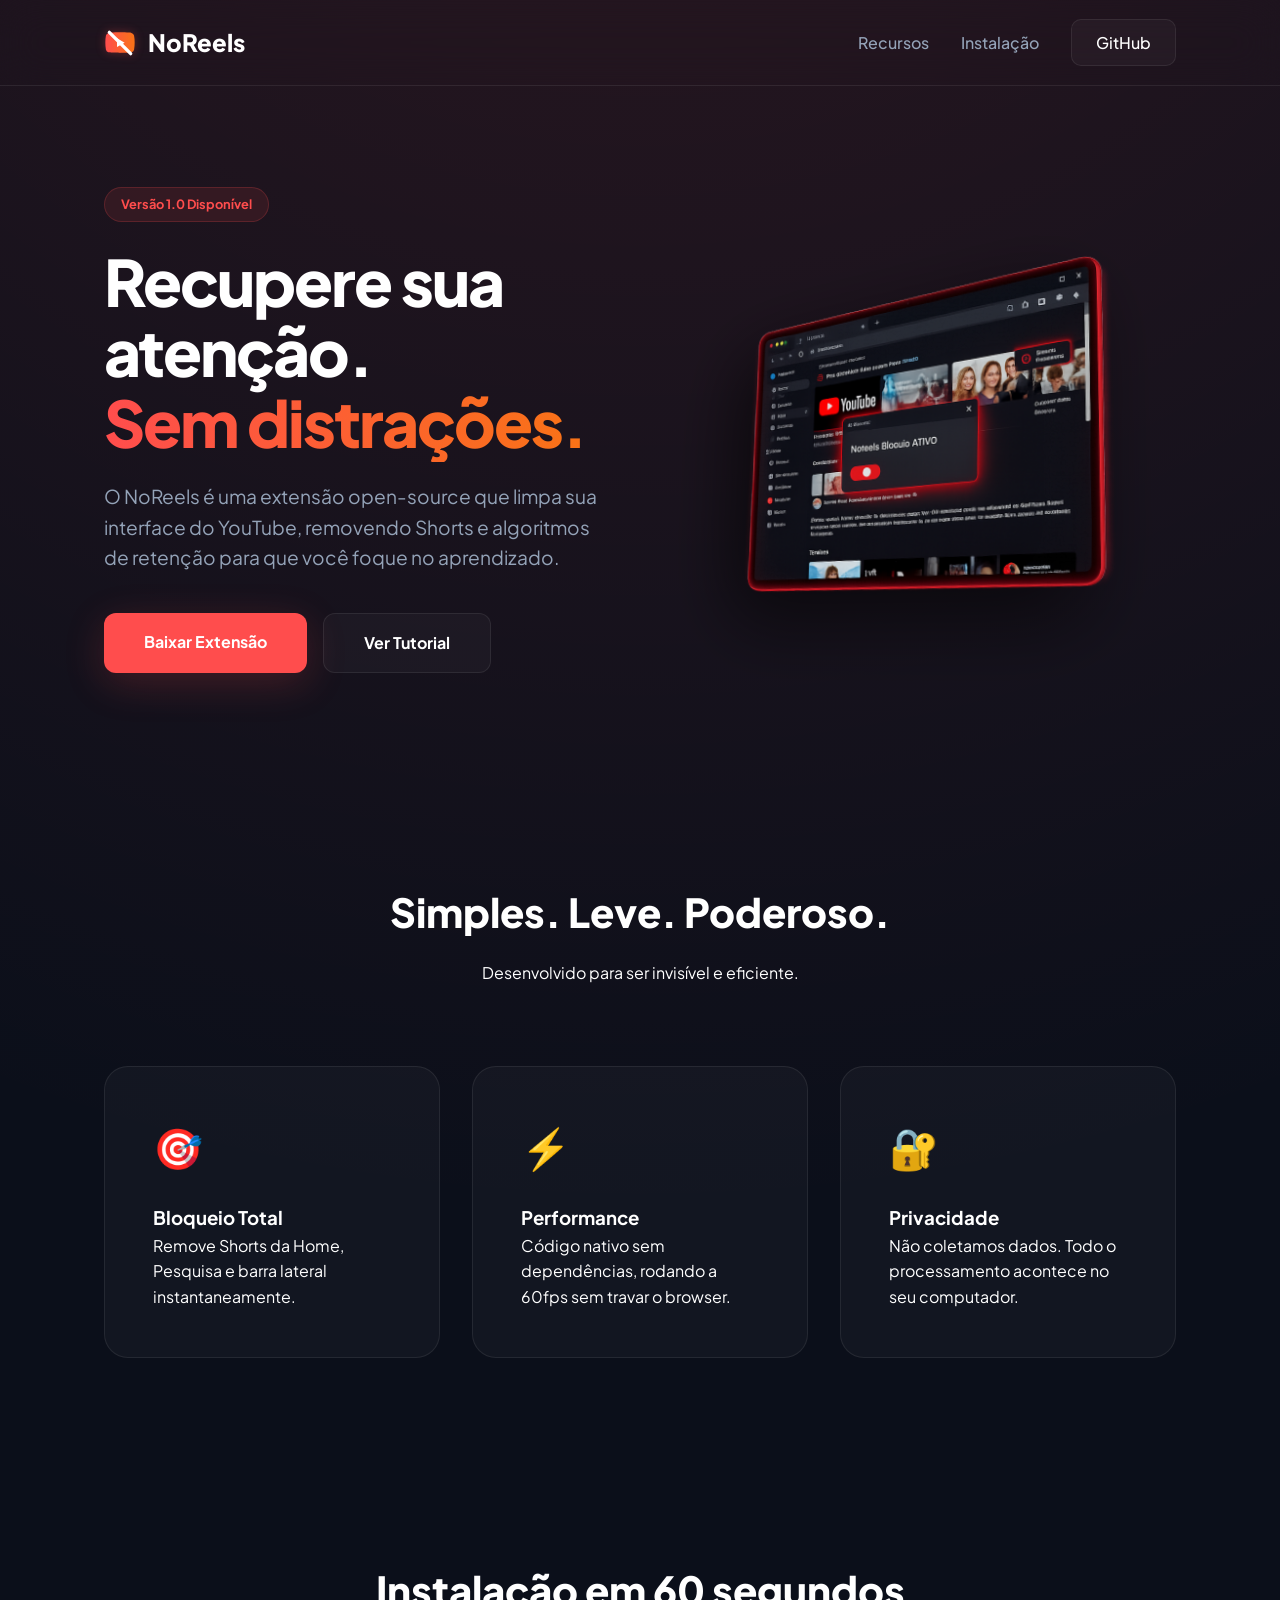
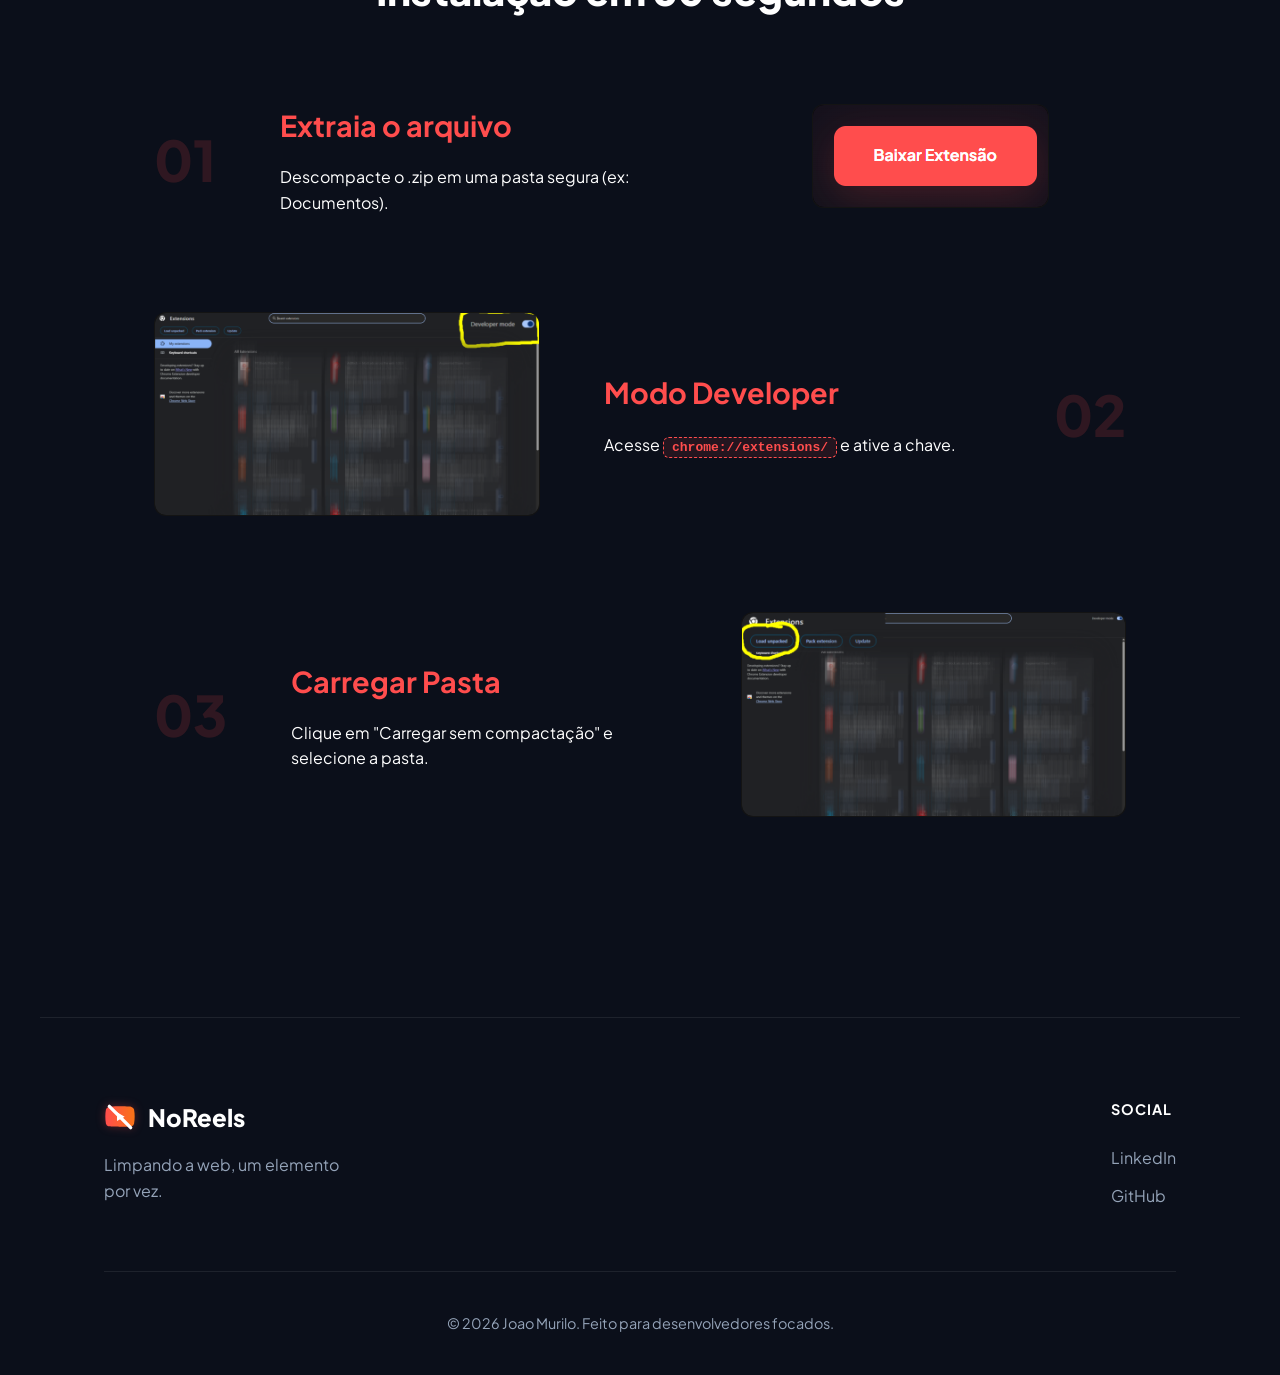
<file: LandingPage/index.html>
<!DOCTYPE html>
<html lang="pt-br">

<head>
    <meta charset="UTF-8">
    <meta name="viewport" content="width=device-width, initial-scale=1.0">
    <title>NoReels | Foco Radical no YouTube</title>
    <link rel="stylesheet" href="style.css">
    <link rel="preconnect" href="https://fonts.googleapis.com">
    <link rel="preconnect" href="https://fonts.gstatic.com" crossorigin>
    <link href="https://fonts.googleapis.com/css2?family=Plus+Jakarta+Sans:wght@400;500;700;800&display=swap"
        rel="stylesheet">
</head>

<body>
    <nav>
        <div class="nav-container">
            <div class="logo">
                <svg class="logo-icon" viewBox="0 0 24 24" fill="none" xmlns="http://www.w3.org/2000/svg">
                    <path
                        d="M22.54 6.42a2.78 2.78 0 0 0-1.94-2C18.88 4 12 4 12 4s-6.88 0-8.6.46a2.78 2.78 0 0 0-1.94 2A29 29 0 0 0 1 11.75a29 29 0 0 0 .46 5.33A2.78 2.78 0 0 0 3.4 19c1.72.46 8.6.46 8.6.46s6.88 0 8.6-.46a2.78 2.78 0 0 0 1.94-2 29 29 0 0 0 .46-5.33 29 29 0 0 0-.46-5.33z"
                        fill="url(#logo-grad)" />
                    <path d="M9.75 15.02l5.75-3.27-5.75-3.27v6.54z" fill="white" />
                    <path d="M4 4l16 16" stroke="white" stroke-width="2.5" stroke-linecap="round" />
                </svg>
                <span>NoReels</span>

                <svg width="0" height="0" style="position:absolute">
                    <defs>
                        <linearGradient id="logo-grad" x1="0%" y1="0%" x2="100%" y2="0%">
                            <stop offset="0%" style="stop-color:#ff4d4d" />
                            <stop offset="100%" style="stop-color:#f97316" />
                        </linearGradient>
                    </defs>
                </svg>
            </div>
            <div class="nav-links">
                <a href="#features">Recursos</a>
                <a href="#tutorial">Instalação</a>
                <a href="https://github.com/JoaoMuriloPO" class="nav-btn" target="_blank">GitHub</a>
            </div>
        </div>
    </nav>

    <main>
        <section id="baixar" class="hero">
            <div class="hero-content">
                <span class="badge">Versão 1.0 Disponível</span>
                <h1>Recupere sua atenção. <br><span class="gradient-text">Sem distrações.</span></h1>
                <p>O NoReels é uma extensão open-source que limpa sua interface do YouTube, removendo Shorts e
                    algoritmos de retenção para que você foque no aprendizado.</p>
                <div class="hero-btns">
                    <a href="download/noReelsExtension.7z" class="btn-primary" download >Baixar Extensão</a>
                    <a href="#tutorial" class="btn-secondary">Ver Tutorial</a>
                </div>
            </div>
            <div class="hero-visual">
                <img src="img/tablet.png" alt="Preview NoReels" class="floating-tablet">
            </div>
        </section>

        <section id="features" class="features">
            <div class="section-header">
                <h2>Simples. Leve. Poderoso.</h2>
                <p>Desenvolvido para ser invisível e eficiente.</p>
            </div>
            <div class="features-grid">
                <div class="f-card">
                    <div class="icon">🎯</div>
                    <h3>Bloqueio Total</h3>
                    <p>Remove Shorts da Home, Pesquisa e barra lateral instantaneamente.</p>
                </div>
                <div class="f-card">
                    <div class="icon">⚡</div>
                    <h3>Performance</h3>
                    <p>Código nativo sem dependências, rodando a 60fps sem travar o browser.</p>
                </div>
                <div class="f-card">
                    <div class="icon">🔐</div>
                    <h3>Privacidade</h3>
                    <p>Não coletamos dados. Todo o processamento acontece no seu computador.</p>
                </div>
            </div>
        </section>

        <section id="tutorial" class="tutorial">
    <div class="section-header">
        <h2>Instalação em 60 segundos</h2>
    </div>
    <div class="steps-container">
        <div class="step-item">
            <div class="step-num">01</div>
            <div class="step-text">
                <h3>Extraia o arquivo</h3>
                <p>Descompacte o .zip em uma pasta segura (ex: Documentos).</p>
            </div>
            <div class="step-visual">
                <a href="#baixar">
                    <img src="img/Extrair.png" alt="Extrair" class="step-img">
                </a>
                
            </div>
        </div>

        <div class="step-item">
            <div class="step-num">02</div>
            <div class="step-text">
                <h3>Modo Developer</h3>
                <p>Acesse <span class="copy-link" id="copy-link">chrome://extensions/</span> e ative a chave.</p>
            </div>
            <div class="step-visual">
                <img src="img/DevMode.png" alt="Modo Dev" class="step-img">
            </div>
        </div>

        <div class="step-item">
            <div class="step-num">03</div>
            <div class="step-text">
                <h3>Carregar Pasta</h3>
                <p>Clique em "Carregar sem compactação" e selecione a pasta.</p>
            </div>
            <div class="step-visual">
                <img src="img/Load.png" alt="Load" class="step-img">
            </div>
        </div>
    </div>
</section>
    </main>

    <footer>
        <div class="footer-content">
            <div class="footer-brand">
                <div class="logo">
                    <svg class="logo-icon" viewBox="0 0 24 24" fill="none" xmlns="http://www.w3.org/2000/svg">
                        <path
                            d="M22.54 6.42a2.78 2.78 0 0 0-1.94-2C18.88 4 12 4 12 4s-6.88 0-8.6.46a2.78 2.78 0 0 0-1.94 2A29 29 0 0 0 1 11.75a29 29 0 0 0 .46 5.33A2.78 2.78 0 0 0 3.4 19c1.72.46 8.6.46 8.6.46s6.88 0 8.6-.46a2.78 2.78 0 0 0 1.94-2 29 29 0 0 0 .46-5.33 29 29 0 0 0-.46-5.33z"
                            fill="url(#logo-grad)" />
                        <path d="M9.75 15.02l5.75-3.27-5.75-3.27v6.54z" fill="white" />
                        <path d="M4 4l16 16" stroke="white" stroke-width="2.5" stroke-linecap="round" />
                    </svg>
                    <span>NoReels</span>

                    <svg width="0" height="0" style="position:absolute">
                        <defs>
                            <linearGradient id="logo-grad" x1="0%" y1="0%" x2="100%" y2="0%">
                                <stop offset="0%" style="stop-color:#ff4d4d" />
                                <stop offset="100%" style="stop-color:#f97316" />
                            </linearGradient>
                        </defs>
                    </svg>
                </div>
                <p>Limpando a web, um elemento por vez.</p>
            </div>
            <div class="footer-links">
                <div class="link-group">
                    <h4>Social</h4>
                    <a href="https://www.linkedin.com/in/joaomurilopoo/" target="_blank">LinkedIn</a>
                    <a href="https://github.com/JoaoMuriloPO" target="_blank">GitHub</a>
                </div>
            </div>
        </div>
        <div class="footer-bottom">
            <p>&copy; 2026 Joao Murilo. Feito para desenvolvedores focados.</p>
        </div>
    </footer>

    <script>
        document.getElementById('copy-link').addEventListener('click', function () {
            const textToCopy = "chrome://extensions/";
            navigator.clipboard.writeText(textToCopy).then(() => {
                let toast = document.getElementById('copy-toast');
                if (!toast) {
                    toast = document.createElement('div');
                    toast.id = 'copy-toast';
                    toast.innerHTML = '<span>✅</span> Link copiado para colar!';
                    document.body.appendChild(toast);
                }
                toast.classList.add('show');
                setTimeout(() => { toast.classList.remove('show'); }, 3000);
            });
        });
    </script>
</body>

</html>
</file>
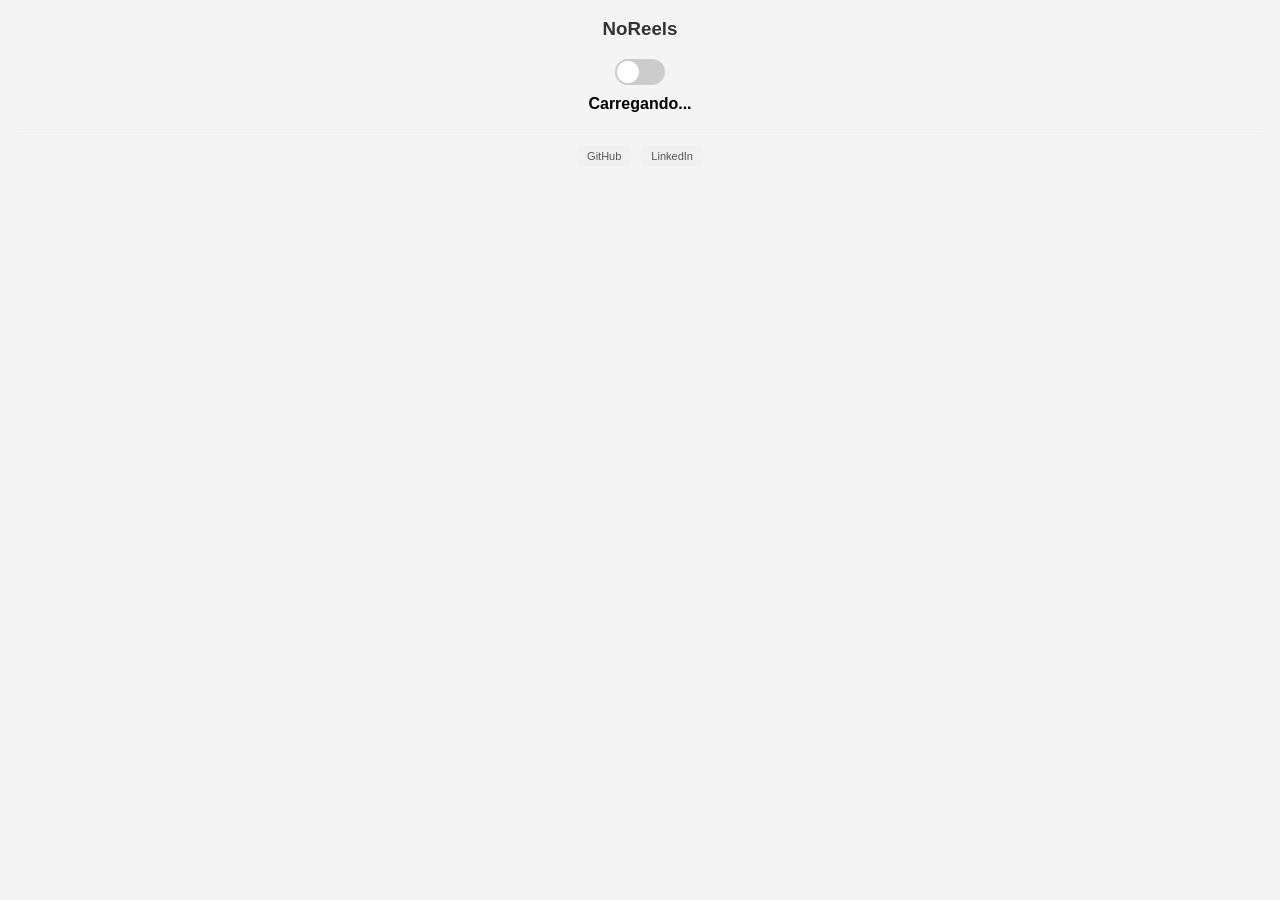
<file: popup.html>
<!DOCTYPE html>
<html lang="pt-BR">
<head>
  <meta charset="UTF-8" />
  <title>NoReels - Bloqueador</title>
  <link rel="stylesheet" href="popup.css">
</head>
<body>
  <h3>NoReels</h3>

  <label class="switch">
    <input type="checkbox" id="toggle">
    <span class="slider"></span>
  </label>

  <p id="status">Carregando...</p>
  <hr style="border: 0; border-top: 1px solid #eee; margin: 15px 0;">

  <div class="social-links">
    <a href="https://github.com/JoaoMuriloPO" target="_blank" class="social-btn">GitHub</a>
    <a href="https://www.linkedin.com/in/joaomurilopoo/" target="_blank" class="social-btn">LinkedIn</a>
  </div>

  <script src="popup.js"></script>
</body>
</html>
</file>
<file: LandingPage/style.css>
:root {
  --primary: #ff4d4d;
  --bg: #0b0f1a;
  --text-main: #ffffff;
  --text-dim: #94a3b8;
  --glass: rgba(255, 255, 255, 0.03);
  --border: rgba(255, 255, 255, 0.08);
}

/* --- SCROLLBAR CUSTOMIZADA --- */
::-webkit-scrollbar {
  width: 10px;
}

::-webkit-scrollbar-track {
  background: var(--bg);
}

::-webkit-scrollbar-thumb {
  background: linear-gradient(180deg, #ff4d4d 0%, #f97316 100%);
  border-radius: 10px;
  border: 3px solid var(--bg);
}

::-webkit-scrollbar-thumb:hover {
  background: #ff4d4d;
  box-shadow: 0 0 10px rgba(255, 77, 77, 0.5);
}

* {
  margin: 0;
  padding: 0;
  box-sizing: border-box;
  font-family: "Plus Jakarta Sans", sans-serif;
  scroll-behavior: smooth;
}

body {
  background-color: var(--bg);
  color: var(--text-main);
  line-height: 1.6;
  overflow-x: hidden;
  background-image: radial-gradient(
    circle at 50% -20%,
    rgba(255, 77, 77, 0.15),
    transparent 50%
  );
}

/* --- NAVEGAÇÃO --- */
nav {
  position: fixed;
  top: 0;
  width: 100%;
  backdrop-filter: blur(20px);
  border-bottom: 1px solid var(--border);
  z-index: 1000;
  padding: 1.2rem 0;
}

.nav-container {
  max-width: 1200px;
  margin: 0 auto;
  display: flex;
  justify-content: space-between;
  align-items: center;
  padding: 0 5%;
}

.logo {
  display: flex;
  align-items: center;
  gap: 12px;
  font-size: 1.5rem;
  font-weight: 800;
  color: var(--text-main);
  text-decoration: none;
}

.logo-icon {
  width: 32px;
  height: 32px;
  filter: drop-shadow(0 0 5px rgba(255, 77, 77, 0.3));
}

.nav-links {
  display: flex;
  align-items: center;
  gap: 2rem;
}

.nav-links a {
  text-decoration: none;
  color: var(--text-dim);
  font-weight: 500;
  transition: 0.3s;
}

.nav-links a:hover {
  color: var(--primary);
}

.nav-btn {
  background: var(--glass);
  padding: 0.6rem 1.5rem;
  border-radius: 10px;
  border: 1px solid var(--border);
  color: white !important;
}

/* --- HERO SECTION --- */
.hero {
  padding: 180px 5% 100px;
  max-width: 1200px;
  margin: 0 auto;
  display: grid;
  grid-template-columns: 1fr 1fr;
  gap: 4rem;
  align-items: center;
}

.badge {
  background: rgba(255, 77, 77, 0.1);
  color: var(--primary);
  padding: 6px 16px;
  border-radius: 100px;
  font-size: 0.8rem;
  font-weight: 700;
  border: 1px solid rgba(255, 77, 77, 0.2);
  display: inline-block;
}

.hero h1 {
  font-size: clamp(2.5rem, 5vw, 4.5rem);
  font-weight: 800;
  line-height: 1.1;
  margin: 1.5rem 0;
  letter-spacing: -2px;
}

.gradient-text {
  background: linear-gradient(90deg, #ff4d4d, #f97316);
  -webkit-background-clip: text;
  -webkit-text-fill-color: transparent;
}

.hero p {
  font-size: 1.2rem;
  color: var(--text-dim);
  margin-bottom: 2.5rem;
  max-width: 500px;
}

.hero-btns {
  display: flex;
  gap: 1rem;
}

.btn-primary {
  background: var(--primary);
  color: white;
  padding: 1rem 2.5rem;
  border-radius: 12px;
  text-decoration: none;
  font-weight: 700;
  box-shadow: 0 10px 40px rgba(255, 77, 77, 0.2);
  transition: 0.3s;
}

.btn-primary:hover {
  transform: translateY(-3px);
  box-shadow: 0 15px 50px rgba(255, 77, 77, 0.4);
}

.btn-secondary {
  background: var(--glass);
  color: white;
  padding: 1rem 2.5rem;
  border-radius: 12px;
  text-decoration: none;
  font-weight: 700;
  border: 1px solid var(--border);
  transition: 0.3s;
}

/* --- IMAGEM DO TABLET (HERO) --- */
.hero-visual {
  perspective: 1000px;
  display: flex;
  justify-content: center;
}

.floating-tablet {
  width: 100%;
  max-width: 500px;
  height: auto;
  transform: rotateY(-15deg) rotateX(5deg);
  filter: drop-shadow(-20px 30px 40px rgba(0, 0, 0, 0.6));
  animation: float 4s ease-in-out infinite;
}

@keyframes float {
  0%, 100% { transform: rotateY(-15deg) rotateX(5deg) translateY(0); }
  50% { transform: rotateY(-15deg) rotateX(5deg) translateY(-15px); }
}

/* --- SEÇÃO FEATURES --- */
.features {
  padding: 100px 5%;
  max-width: 1200px;
  margin: 0 auto;
}

.section-header {
  text-align: center;
  margin-bottom: 5rem;
}

.section-header h2 {
  font-size: 2.5rem;
  font-weight: 800;
  margin-bottom: 1rem;
}

.features-grid {
  display: grid;
  grid-template-columns: repeat(auto-fit, minmax(300px, 1fr));
  gap: 2rem;
}

.f-card {
  background: var(--glass);
  padding: 3rem;
  border-radius: 24px;
  border: 1px solid var(--border);
  transition: 0.3s;
}

.f-card:hover {
  border-color: var(--primary);
  transform: translateY(-5px);
}

.f-card .icon {
  font-size: 2.5rem;
  margin-bottom: 1.5rem;
}

/* --- TUTORIAL (O CHIQUEIRINHO -I-) --- */
.tutorial {
  padding: 100px 5%;
  max-width: 1100px;
  margin: 0 auto;
}

.steps-container {
  margin-top: 4rem;
  display: flex;
  flex-direction: column;
  gap: 6rem;
}

.step-item {
  display: flex;
  align-items: center;
  justify-content: space-between;
  gap: 4rem;
}

/* Inverte a ordem para os passos pares (02, 04...) */
.step-item:nth-child(even) {
  flex-direction: row-reverse;
}

.step-text {
  flex: 1;
}

.step-visual {
  flex: 1;
  display: flex;
  justify-content: center;
}

.step-num {
  font-size: 3.5rem;
  font-weight: 800;
  color: rgba(255, 77, 77, 0.15);
  line-height: 1;
}

.step-text h3 {
  color: var(--primary);
  margin-bottom: 1rem;
  font-size: 1.8rem;
}

.step-img {
  width: 100%;
  max-width: 450px;
  border-radius: 12px;
  border: 1px solid var(--border);
  background: #000;
  transition: 0.4s ease;
}

.step-img:hover {
  transform: scale(1.03);
  border-color: var(--primary);
  box-shadow: 0 0 20px rgba(255, 77, 77, 0.2);
}

/* --- SISTEMA DE CÓPIA --- */
.copy-link {
  background: rgba(255, 77, 77, 0.1);
  color: var(--primary);
  padding: 2px 8px;
  border-radius: 6px;
  border: 1px dashed var(--primary);
  cursor: pointer;
  font-family: monospace;
  transition: 0.2s;
  font-weight: 600;
}

.copy-link:hover {
  background: var(--primary);
  color: white;
}

#copy-toast {
  position: fixed;
  bottom: 20px;
  right: -350px;
  background: #10b981;
  color: white;
  padding: 12px 24px;
  border-radius: 10px;
  box-shadow: 0 10px 25px rgba(0, 0, 0, 0.3);
  font-weight: 700;
  transition: right 0.4s cubic-bezier(0.175, 0.885, 0.32, 1.275);
  z-index: 10000;
  display: flex;
  align-items: center;
  gap: 8px;
}

#copy-toast.show {
  right: 20px;
}

/* --- FOOTER --- */
footer {
  padding: 80px 5% 40px;
  border-top: 1px solid var(--border);
  max-width: 1200px;
  margin: 100px auto 0;
}

.footer-content {
  display: flex;
  justify-content: space-between;
  margin-bottom: 50px;
}

.footer-brand p {
  color: var(--text-dim);
  margin-top: 1rem;
  max-width: 250px;
}

.link-group h4 {
  font-size: 0.9rem;
  text-transform: uppercase;
  margin-bottom: 1.5rem;
  letter-spacing: 1px;
}

.link-group a {
  display: block;
  color: var(--text-dim);
  text-decoration: none;
  margin-bottom: 0.8rem;
  transition: 0.3s;
}

.link-group a:hover {
  color: var(--primary);
}

.footer-bottom {
  padding-top: 40px;
  border-top: 1px solid var(--border);
  text-align: center;
  font-size: 0.9rem;
  color: var(--text-dim);
}

/* --- MOBILE --- */
@media (max-width: 900px) {
  .hero {
    grid-template-columns: 1fr;
    text-align: center;
    padding-top: 140px;
  }
  .hero-content {
    display: flex;
    flex-direction: column;
    align-items: center;
  }
  .hero-btns {
    justify-content: center;
  }
  .hero-visual img {
    transform: none;
    max-width: 400px;
    margin: 0 auto;
    animation: floatMobile 4s ease-in-out infinite;
  }
  .nav-links {
    display: none;
  }
  
  /* Tutorial Mobile: Volta a ser coluna simples */
  .step-item, .step-item:nth-child(even) {
    flex-direction: column;
    text-align: center;
    gap: 2rem;
  }

  @keyframes floatMobile {
    0%, 100% { transform: translateY(0); }
    50% { transform: translateY(-15px); }
  }
}
</file>
<file: popup.css>
body {
  font-family: Arial, sans-serif;
  padding: 12px;
  min-width: 180px;
  background-color: #f4f4f4;
}

h3 {
  margin-top: 0;
  text-align: center;
  color: #333;
}

#status {
  text-align: center;
  margin-top: 10px;
  font-weight: bold;
}

/* Toggle */
.switch {
  display: flex;
  justify-content: center;
  margin-top: 10px;
}

.switch input {
  display: none;
}

.slider {
  width: 50px;
  height: 26px;
  background-color: #ccc;
  border-radius: 20px;
  position: relative;
  cursor: pointer;
  transition: 0.4s;
}

.slider::before {
  content: "";
  position: absolute;
  width: 22px;
  height: 22px;
  background: white;
  border-radius: 50%;
  top: 2px;
  left: 2px;
  transition: 0.3s;
}

input:checked + .slider {
  background-color: #ff0000; /* Vermelho YouTube */
}

input:checked + .slider::before {
  transform: translateX(24px);
}
.social-links {
  display: flex;
  justify-content: center;
  gap: 10px;
}

.social-btn {
  text-decoration: none;
  font-size: 11px;
  color: #555;
  background: #f0f0f0;
  padding: 5px 10px;
  border-radius: 6px;
  transition: background 0.2s;
  font-family: sans-serif;
}

.social-btn:hover {
  background: #e0e0e0;
  color: #000;
}

/* Garanta que o container tenha uma largura mínima boa */
body {
  min-width: 180px;
  padding: 10px;
}
</file>
